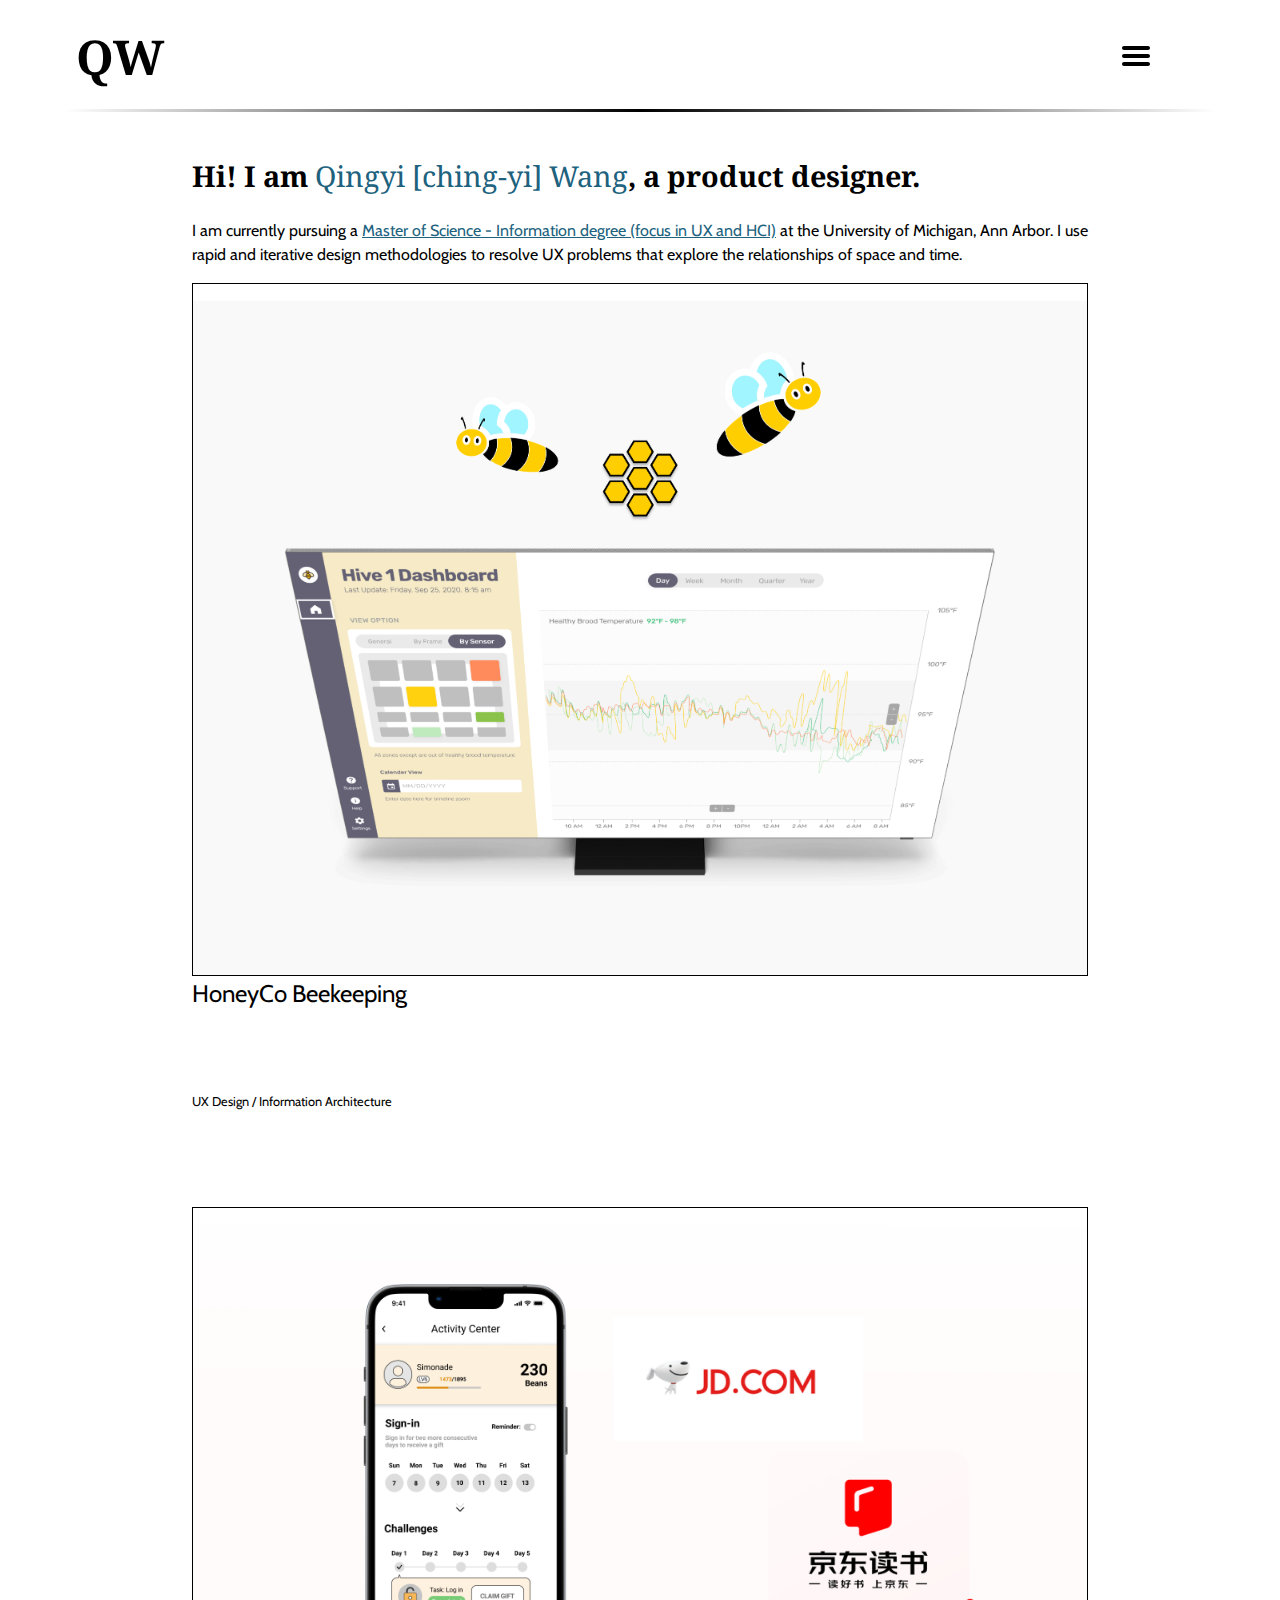
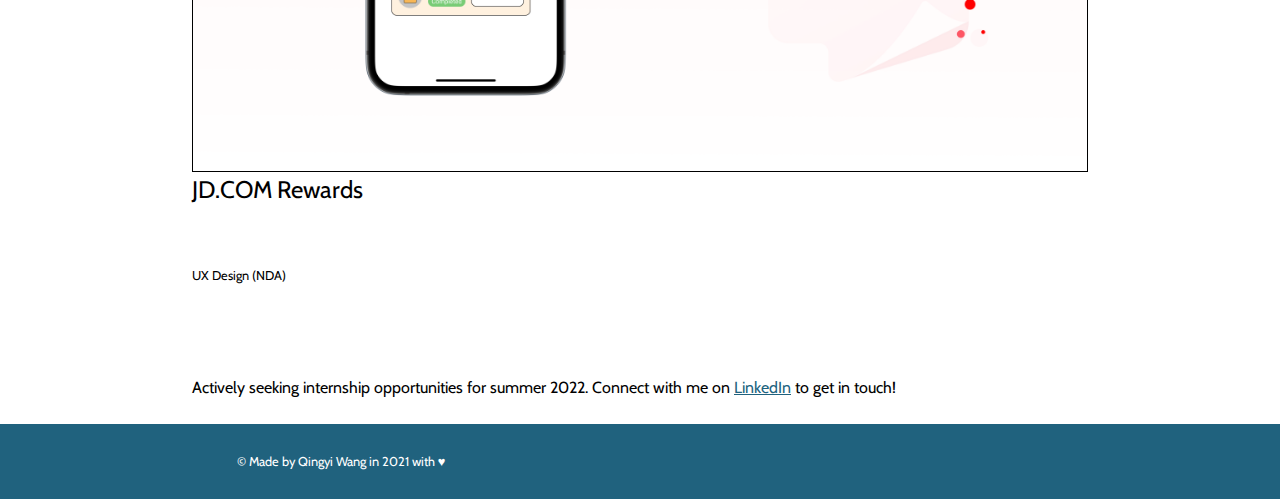
<file: index.html>
<!DOCTYPE html>
<html lang="en">
    <head>
        <meta charset="utf-8">
        <meta name="viewport" content="width=device-width, initial-scale=1">
        <link rel="stylesheet" type="text/css" href="css/html5reset.css">
        <link rel="stylesheet" type="text/css" href="css/style.css">
        <link rel="stylesheet" href="https://fonts.googleapis.com/css?family=Noto+Serif">
        <link rel="stylesheet" href="https://fonts.googleapis.com/css?family=Cabin">
        <script src="js/menu.js" defer></script>
        <title> Qingyi Wang - Cases </title>
    </head>

    <body>
        <header>
            <a class="skip-key" href="#content">Skip to content</a>
            <nav class = "navbar">
                <h1 class = "my-initials">QW</h1>
                <img class = "menu-icon" src="images/Hamburger_icon.svg" alt="navigation-menu" tabindex=0>
                <hr class="nav-divider">
                <div class="nav-links-container">
                    <div class="nav-links">
                        <a id="case-studies-link" class="current-page-link" href="index.html">[ UX Case Studies ]</a>
                        <a id="honeyco-link" href="honeyco.html">-- HoneyCo Beekeeping</a>
                        <a id="jd-link" href="jd.html">-- JD.COM Rewards</a>
                        <a id="other-projects-link" href="projects.html">Other Projects</a>
                        <a id="about-me-link" href="about.html">About Me</a>
                    </div>
                <hr class="nav-divider">
                </div>
            </nav>
        </header>
        <main id="content">
            <h2>Hi! I am <span id="name">Qingyi [ching-yi] Wang</span>, a product designer.</h2>
            <p>I am currently pursuing a <a href="https://www.si.umich.edu/">Master of Science - Information degree (focus in UX and HCI)</a> at the University of Michigan, Ann Arbor. I use rapid and iterative design methodologies to resolve UX problems that explore the relationships of space and time.</p>

            <div class = "case-studies-gallery">
                <div class = "case-study case-1">
                    <a class = "case-study-link" href="honeyco.html">
                        <img class = "case-thumbnail" src="images/honey-portfolio-cover.png" alt="honeyco-case-study">
                    </a>
                    <p class="case-name">HoneyCo Beekeeping</p>
                    <p class="case-type">UX Design / Information Architecture</p>
                </div>

                <div class = "case-study case-2">
                    <a class = "case-study-link" href="jd.html">
                        <img class = "case-thumbnail" src="images/jd-portfolio-cover.png" alt="jd-dot-com-case-study">
                    </a>
                    <p class="case-name">JD.COM Rewards</p>
                    <p class="case-type">UX Design (NDA)</p>
                </div>
            </div>
            
            <p>Actively seeking internship opportunities for summer 2022. Connect with me on <a href="https://www.linkedin.com/in/wangqingyi/">LinkedIn</a> to get in touch!</p>

        </main>

        <footer>
            <div class="footer-container">
                <p class="footer-text"> &copy; Made by Qingyi Wang in 2021 with &hearts; </p>
            </div>
        </footer>
    </body>

    <!-- 
        Attributions: 

            Received help from https://www.w3schools.com/howto/howto_js_mobile_navbar.asp for collapsible mobile nav bar

            Hamburger icon: By Timothy Miller - https://www.iconfinder.com/icons/134216/hamburger_lines_menu_icon, Public Domain, https://commons.wikimedia.org/w/index.php?curid=50764696
    -->
</file>
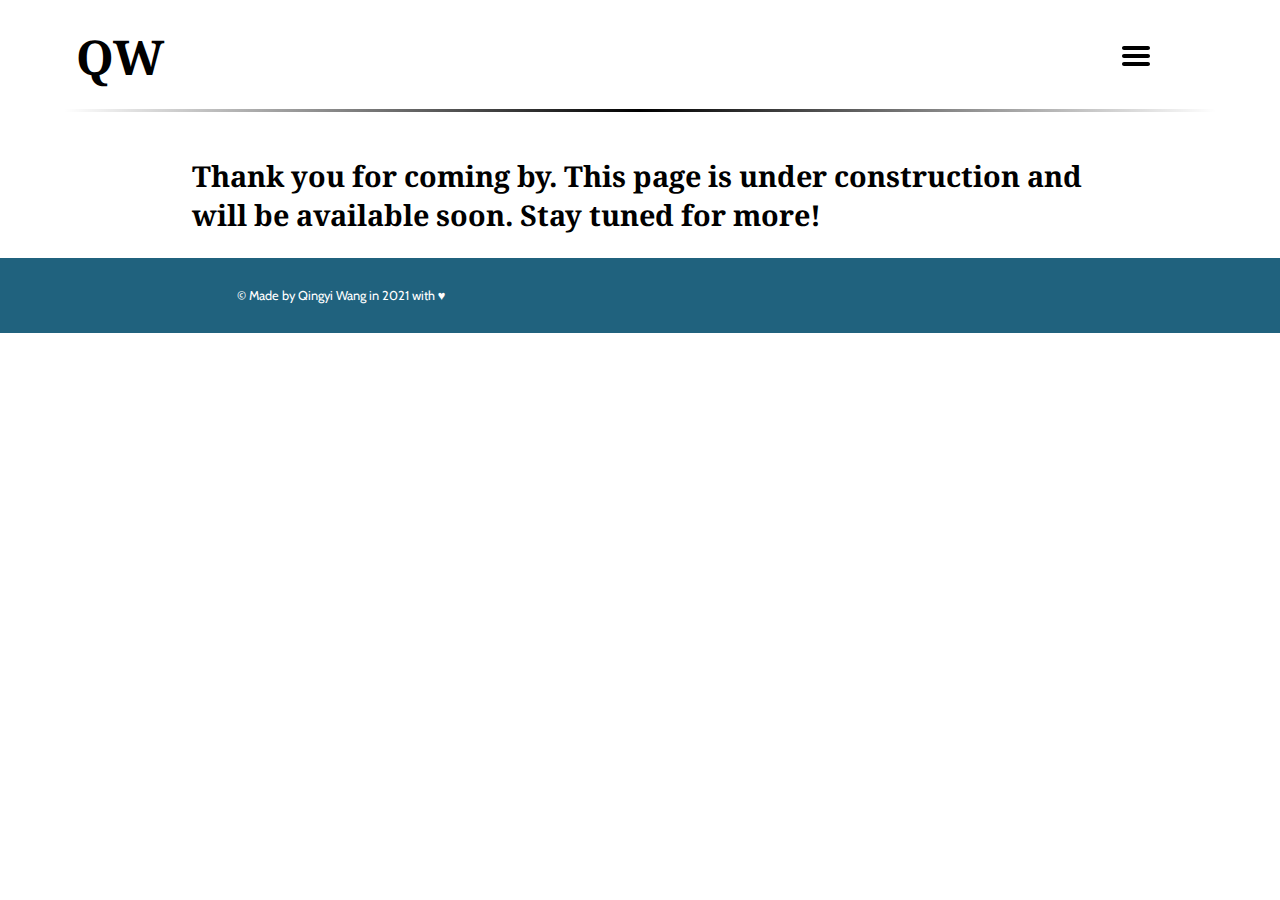
<file: jd.html>
<!DOCTYPE html>
<html lang="en">
    <head>
        <meta charset="utf-8">
        <meta name="viewport" content="width=device-width, initial-scale=1">
        <link rel="stylesheet" type="text/css" href="css/html5reset.css">
        <link rel="stylesheet" type="text/css" href="css/style.css">
        <link rel="stylesheet" href="https://fonts.googleapis.com/css?family=Noto+Serif">
        <link rel="stylesheet" href="https://fonts.googleapis.com/css?family=Cabin">
        <script src="js/menu.js" defer></script>
        <title> Qingyi Wang - JD.COM Rewards </title>
    </head>

    <body>
        <header>
            <a class="skip-key" href="#content">Skip to content</a>
            <nav class = "navbar">
                <h1 class = "my-initials">QW</h1>
                <img class = "menu-icon" src="images/Hamburger_icon.svg" alt="navigation-menu" tabindex=0>
                <hr class="nav-divider">
                <div class="nav-links-container">
                    <div class="nav-links">
                        <a id="case-studies-link" href="index.html">[ UX Case Studies]</a>
                        <a id="honeyco-link"   href="honeyco.html">-- HoneyCo Beekeeping</a>
                        <a id="jd-link" class="current-page-link" href="jd.html">[ -- JD.COM Rewards ]</a>
                        <a id="other-projects-link" href="projects.html">[ Other Projects ]</a>
                        <a id="about-me-link" href="about.html">About Me</a>
                    </div>
                <hr class="nav-divider">
                </div>
            </nav>
        </header>
        <main id="content">
            <h2>Thank you for coming by. This page is under construction and will be available soon. Stay tuned for more!</h1>
        </main>
        <footer>
            <div class="footer-container">
                <p class="footer-text"> &copy; Made by Qingyi Wang in 2021 with &hearts; </p>
            </div>
        </footer>
    </body>
</file>
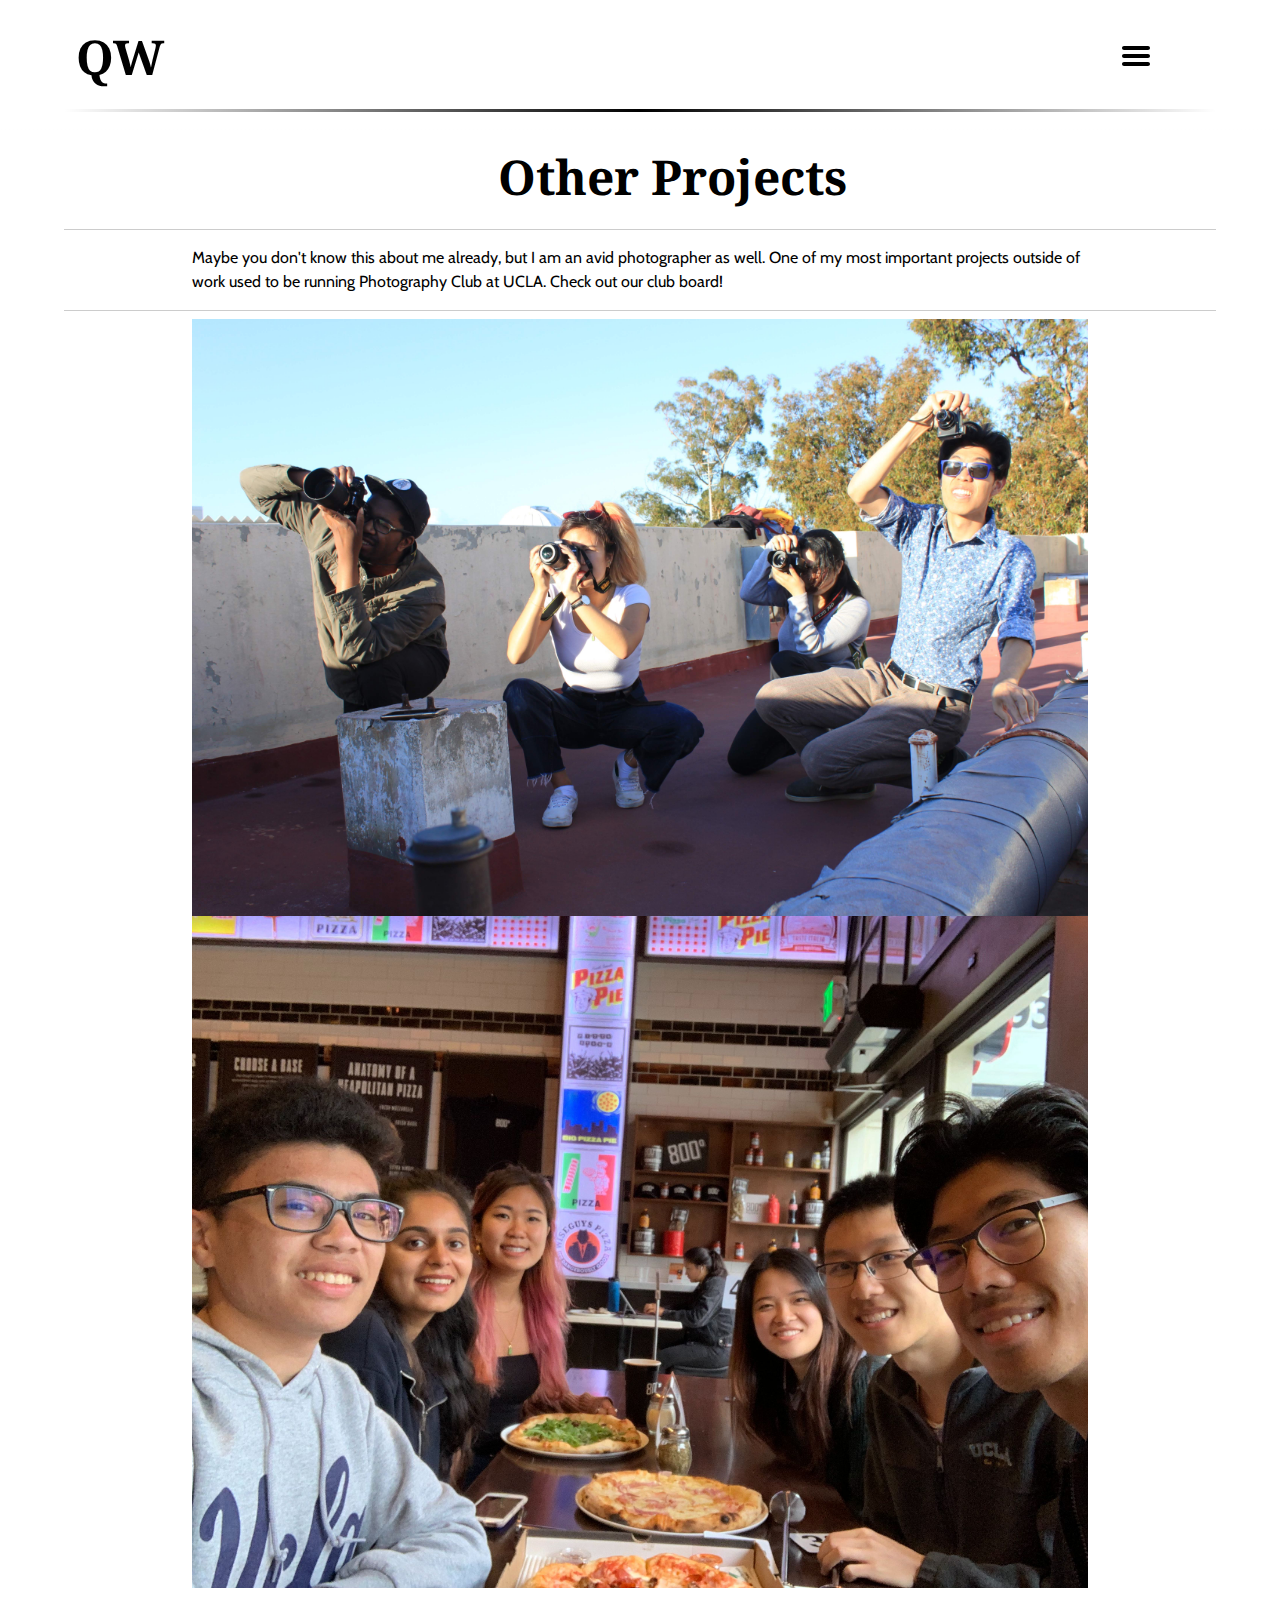
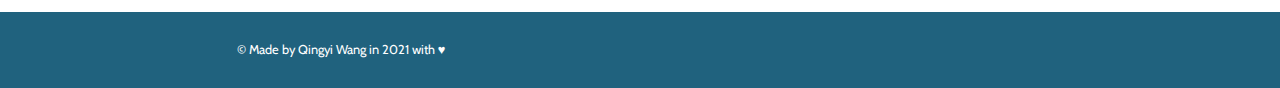
<file: projects.html>
<!DOCTYPE html>
<html lang="en">
    <head>
        <meta charset="utf-8">
        <meta name="viewport" content="width=device-width, initial-scale=1">
        <link rel="stylesheet" type="text/css" href="css/html5reset.css">
        <link rel="stylesheet" type="text/css" href="css/style.css">
        <link rel="stylesheet" href="https://fonts.googleapis.com/css?family=Noto+Serif">
        <link rel="stylesheet" href="https://fonts.googleapis.com/css?family=Cabin">
        <script src="js/menu.js" defer></script>
        <title> Qingyi Wang - Other Projects </title>
    </head>

    <body>
        <header>
            <a class="skip-key" href="#content">Skip to content</a>
            <nav class = "navbar">
                <h1 class = "my-initials">QW</h1>
                <img class = "menu-icon" src="images/Hamburger_icon.svg" alt="navigation-menu" tabindex=0>
                <hr class="nav-divider">
                <div class="nav-links-container">
                    <div class="nav-links">
                        <a id="case-studies-link" href="index.html">[ UX Case Studies]</a>
                        <a id="honeyco-link"   href="honeyco.html">-- HoneyCo Beekeeping</a>
                        <a id="jd-link" href="jd.html">-- JD.COM Rewards</a>
                        <a id="other-projects-link" class="current-page-link" href="projects.html">[ Other Projects ]</a>
                        <a id="about-me-link" href="about.html">About Me</a>
                    </div>
                <hr class="nav-divider">
                </div>
            </nav>
        </header>
        <main id="content">
            <h1 class="case-title">Other Projects</h1>
            <hr>
            <p>Maybe you don't know this about me already, but I am an avid photographer as well. One of my most important projects outside of work used to be running Photography Club at UCLA. Check out our club board!</p>
            <hr>
            <div class="page-gallery">
                <img src="images/IMG_1034.jpg" alt="photography-club-board-members">
                <img src="images/Image from iOS (1).jpg" alt="photography-club-board-members">
            </div>
        </main>
        <footer>
            <div class="footer-container">
                <p class="footer-text"> &copy; Made by Qingyi Wang in 2021 with &hearts; </p>
            </div>
        </footer>
    </body>
</file>
<file: css/style.css>
body{
    font-size: 16px;
    padding: 0;
    margin: 0;
}

h1{
    font-family: "Noto Serif", "Times New Roman", serif;
    font-size: 3rem;
    padding: 12px 12px 12px 12px; 
    margin-left: 5%;
    font-weight: 700;
}

h2{
    font-family: "Noto Serif", "Times New Roman", serif;
    font-weight: 700;
    font-size: 1.8rem;
    margin: 24px 15% 24px 15%;
}

hr{
    background: rgba(255,255,255,0);
    margin: 8px 5% 8px 5%;
}

a{
    font-family: "Cabin", "Arial", sans-serif;
    color: #20627E;
}

p{
    font-family: "Cabin", "Arial", sans-serif;
    line-height: 1.5;
    padding: 0;
    font-size: 1rem;
    margin: 16px 15% 16px 15%;
}

header{
    background: rgb(255,255,255);
    background: linear-gradient(180deg, rgba(255,255,255,1) 95%, rgba(255,255,255,0) 100%);
    position: sticky;
    top: 0px;
    padding: 12px 0 12px 0;
}

*:focus{
    border: 2px solid #20627E;
    border-radius: 5px;
}

/* .navbar{
    display: flex;
    flex-flow: column nowrap;
} */

.menu-icon{
    position: absolute;
    right: 10%;
    top: 40px;
}

.nav-links{
    display: flex;
    flex-flow: column nowrap;
}

.nav-links > a{
    text-align: center;
    font-size: 1.5rem;
    text-decoration: none;
    padding: 4px 0 4px 0;
    margin: 4px 0 4px 0;
}

.nav-links-container{
    display: none;
}

.current-page-link{
    font-weight: 700;
    color: #888888;
    text-decoration: underline;
}

.nav-divider{
    background: linear-gradient(90deg, rgba(255,255,255,0) 0%, rgba(0,0,0,1) 50%, rgba(255,255,255,0) 100%);
    height: 3px;
    border: 0;
}

.skip-key{
    position: absolute;
    padding: 4px;
    border: 1px solid #000000;
    left: -200px;
    top: -50px;
    -webkit-transition: top 0.8s cubic-bezier(.48,.04,.53,.92), left 0.8s cubic-bezier(.48,.04,.53,.92);
}

.skip-key:focus{
    left: 0px;
    top: 0px;
}

.my-initials{
    display: inline-block;
}

#name{
    color: #20627E;
}

.footer-container{
    background-color: #20627E;
    margin-top: 24px;
    margin-bottom: -50px;
    padding: 12px 5% 12px 5%;
}

.footer-text{
    color: #FFFFFF;
    font-size: 0.8rem;
}

.case-studies-gallery, .page-gallery{
    display: grid;
    grid-auto-rows: min-content;
    grid-template-columns: 70%;
    justify-content: center;
}

.case-thumbnail{
    width: 100%;
    height: 100%;
    object-fit: cover;
    border: 1px solid #000000;
}

.case-study{
    display: grid;
    grid-template-rows: 6fr 1fr 1fr;
}

.case-name, .case-type{
    margin: 0;
    padding: 0;
}

.case-name{
    font-size: 1.5rem;
}

.case-type{
    font-size: 0.8rem;
}

.case-title{
    text-align: center;
    font-weight: 700;
}
</file>
